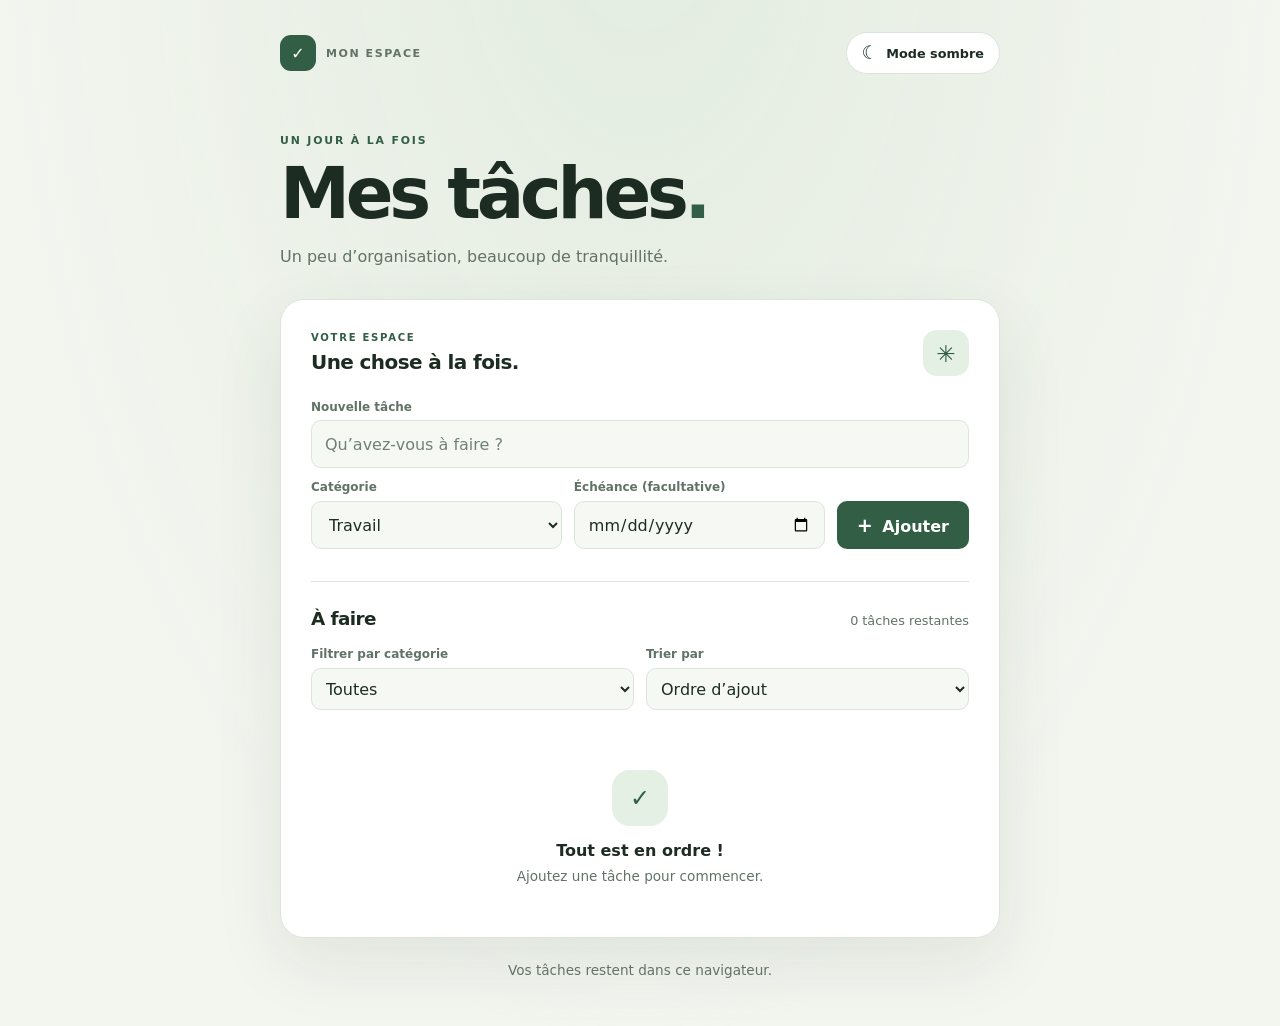
<file: index.html>
<!DOCTYPE html>
<html lang="fr">
<head>
  <meta charset="UTF-8">
  <meta name="viewport" content="width=device-width, initial-scale=1">
  <meta name="theme-color" content="#f6f7f3">
  <title>Mes tâches</title>
  <link rel="stylesheet" href="style.css">
  <script src="script.js" defer></script>
</head>
<body>
  <main class="app">
    <header class="heading">
      <div class="topbar">
        <p class="eyebrow"><span class="brand-mark" aria-hidden="true">✓</span> MON ESPACE</p>
        <button id="theme-toggle" class="theme-toggle" type="button" aria-pressed="false">
          <span id="theme-icon" aria-hidden="true">☾</span> Mode sombre
        </button>
      </div>
      <p class="heading-kicker">UN JOUR À LA FOIS</p>
      <h1>Mes tâches<span>.</span></h1>
      <p class="intro">Un peu d’organisation, beaucoup de tranquillité.</p>
    </header>

    <section class="task-card" aria-labelledby="list-title">
      <div class="card-intro">
        <div>
          <p class="section-kicker">VOTRE ESPACE</p>
          <h2>Une chose à la fois.</h2>
        </div>
        <span class="card-decoration" aria-hidden="true">✳</span>
      </div>
      <form id="task-form" class="task-form">
        <label class="field-label" for="task-input">Nouvelle tâche</label>
        <input id="task-input" type="text" placeholder="Qu’avez-vous à faire ?" maxlength="200" required autocomplete="off">
        <div class="category-field">
          <label for="task-category">Catégorie</label>
          <select id="task-category">
            <option value="travail">Travail</option>
            <option value="perso">Perso</option>
            <option value="urgent">Urgent</option>
          </select>
        </div>
        <div class="date-field">
          <label for="task-due-date">Échéance (facultative)</label>
          <input id="task-due-date" type="date" min="0001-01-01" max="9999-12-31">
        </div>
        <button class="add-button" type="submit"><span aria-hidden="true">+</span> Ajouter</button>
      </form>

      <p id="storage-warning" class="warning" role="alert" hidden></p>
      <p id="theme-warning" class="warning" role="alert" hidden></p>

      <div class="list-heading">
        <h2 id="list-title">À faire</h2>
        <p id="task-count" aria-live="polite"></p>
      </div>
      <div class="filter">
        <div class="filter-field">
          <label for="category-filter">Filtrer par catégorie</label>
          <select id="category-filter">
            <option value="toutes">Toutes</option>
            <option value="travail">Travail</option>
            <option value="perso">Perso</option>
            <option value="urgent">Urgent</option>
            <option value="sans-categorie">Sans catégorie</option>
          </select>
        </div>
        <div class="filter-field">
          <label for="task-sort">Trier par</label>
          <select id="task-sort">
            <option value="ajout">Ordre d’ajout</option>
            <option value="date">Échéance la plus proche</option>
          </select>
        </div>
      </div>
      <ul id="task-list" class="task-list"></ul>
      <div id="empty-state" class="empty-state">
        <div class="empty-icon" aria-hidden="true">✓</div>
        <p id="empty-title">Tout est en ordre !</p>
        <span id="empty-description">Ajoutez une tâche pour commencer.</span>
      </div>
    </section>
    <p class="footer">Vos tâches restent dans ce navigateur.</p>
  </main>
</body>
</html>
</file>
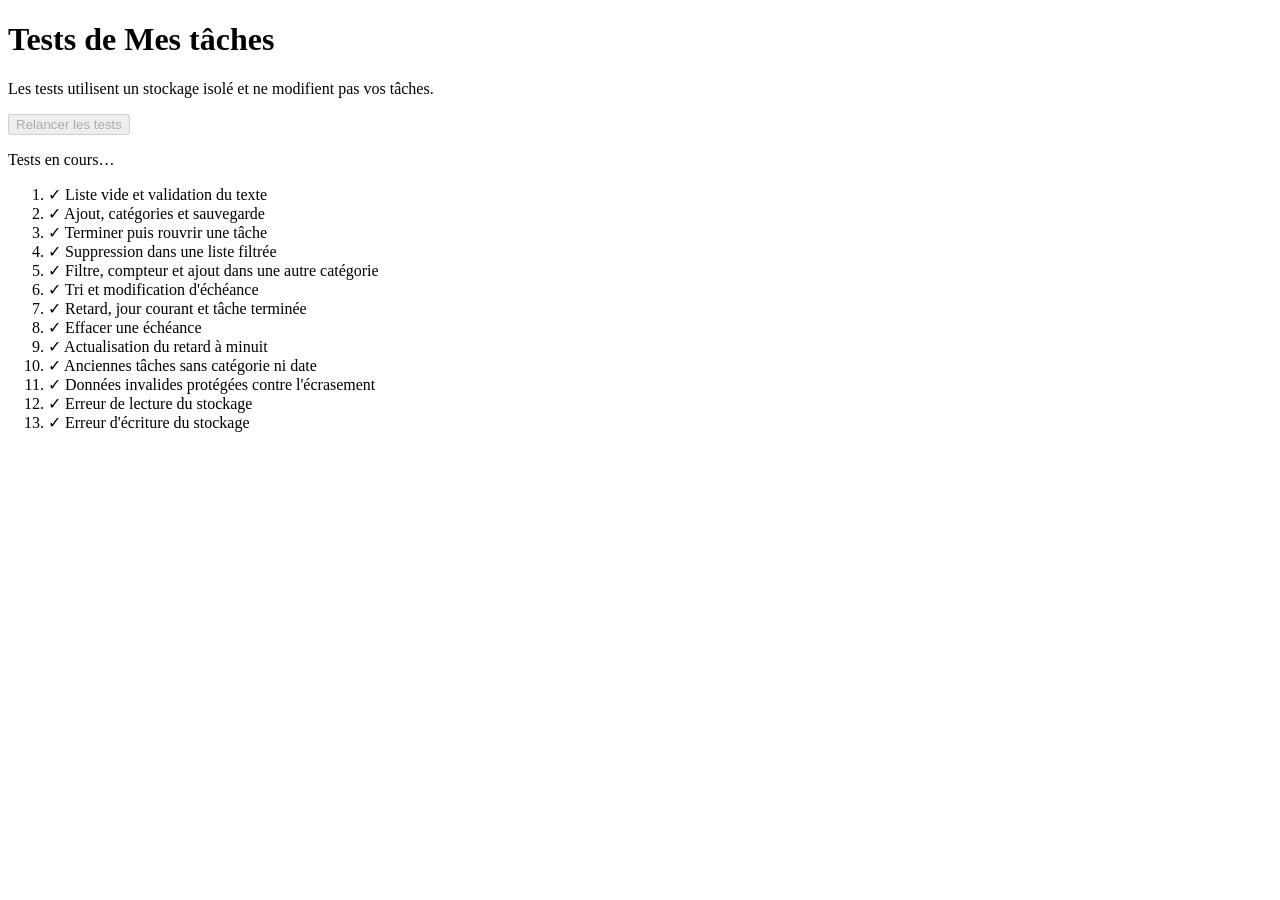
<file: tests.html>
<!DOCTYPE html>
<html lang="fr">
<head>
  <meta charset="UTF-8">
  <meta name="viewport" content="width=device-width, initial-scale=1">
  <title>Tests de Mes tâches</title>
  <script src="tests.js" defer></script>
</head>
<body>
  <main>
    <h1>Tests de Mes tâches</h1>
    <p>Les tests utilisent un stockage isolé et ne modifient pas vos tâches.</p>
    <button id="run-tests" type="button" disabled>Relancer les tests</button>
    <p id="summary" role="status">Tests en cours…</p>
    <ol id="results"></ol>
  </main>
</body>
</html>
</file>
<file: style.css>
:root {
  font-family: system-ui, -apple-system, BlinkMacSystemFont, "Segoe UI", sans-serif;
  font-synthesis: none;
  color-scheme: light;
  --page: #f3f5ef;
  --glow: #e2ecdf;
  --surface: #ffffff;
  --surface-soft: #f6f8f4;
  --text: #1d2c23;
  --muted: #617267;
  --subtle: #718076;
  --border: #dce5dc;
  --accent: #315e44;
  --accent-hover: #234a34;
  --accent-soft: #e5f0e5;
  --focus: #548968;
  --danger: #a42e27;
  --danger-soft: #fcece9;
  --warning-bg: #fff3d8;
  --warning-text: #704b13;
  --work-bg: #e8effb;
  --work-text: #315d9c;
  --personal-bg: #f0e8fa;
  --personal-text: #704b94;
  --urgent-bg: #fce9e5;
  --urgent-text: #a1392d;
  --shadow: 0 24px 70px rgba(37, 67, 45, 0.09);
  color: var(--text);
  background: var(--page);
}

:root[data-theme="dark"] {
  color-scheme: dark;
  --page: #101914;
  --glow: #1d3426;
  --surface: #1c2921;
  --surface-soft: #24352a;
  --text: #edf5ed;
  --muted: #b6c8b9;
  --subtle: #a5b8a8;
  --border: #3a5040;
  --accent: #a4d5ad;
  --accent-hover: #c1e7c6;
  --accent-soft: #304c38;
  --focus: #a4d5ad;
  --danger: #ffaaa0;
  --danger-soft: #542f2c;
  --warning-bg: #4a391e;
  --warning-text: #ffe0a2;
  --work-bg: #273f5b;
  --work-text: #c5dcff;
  --personal-bg: #49365b;
  --personal-text: #ecd4ff;
  --urgent-bg: #57342f;
  --urgent-text: #ffc2b8;
  --shadow: 0 24px 70px rgba(0, 0, 0, 0.25);
}

* { box-sizing: border-box; }
[hidden] { display: none !important; }

body {
  margin: 0;
  min-height: 100vh;
  background: radial-gradient(ellipse at 50% -150px, var(--glow), transparent 650px), var(--page);
}

button, input, select { font: inherit; }
button { cursor: pointer; }
input:focus-visible, select:focus-visible, button:focus-visible {
  outline: 3px solid var(--focus);
  outline-offset: 3px;
}

.app {
  width: min(100% - 40px, 720px);
  margin: 0 auto;
  padding: 32px 0 48px;
}
.topbar {
  align-items: center;
  display: flex;
  justify-content: space-between;
  gap: 16px;
  margin-bottom: 60px;
}
.eyebrow {
  align-items: center;
  color: var(--muted);
  display: flex;
  font-size: 0.69rem;
  font-weight: 750;
  gap: 10px;
  letter-spacing: 0.14em;
  margin: 0;
}
.brand-mark {
  align-items: center;
  background: var(--accent);
  border-radius: 11px;
  color: var(--surface);
  display: inline-flex;
  font-size: 1rem;
  height: 36px;
  justify-content: center;
  letter-spacing: 0;
  width: 36px;
}
:root[data-theme="dark"] .brand-mark { color: #102116; }
.theme-toggle {
  align-items: center;
  background: var(--surface);
  border: 1px solid var(--border);
  border-radius: 999px;
  color: var(--text);
  display: inline-flex;
  font-size: 0.8rem;
  font-weight: 650;
  gap: 8px;
  min-height: 42px;
  padding: 0 15px;
}
.theme-toggle:hover { background: var(--surface-soft); }
.theme-toggle span { font-size: 1.15rem; line-height: 1; }
.heading-kicker, .section-kicker {
  color: var(--accent);
  font-size: 0.68rem;
  font-weight: 750;
  letter-spacing: 0.17em;
  margin: 0 0 12px;
}
h1 {
  font-size: clamp(2.8rem, 8vw, 4.4rem);
  letter-spacing: -0.06em;
  line-height: 1;
  margin: 0;
}
h1 span { color: var(--accent); }
.intro { color: var(--muted); line-height: 1.5; margin: 16px 0 30px; }

.task-card {
  background: var(--surface);
  border: 1px solid var(--border);
  border-radius: 24px;
  box-shadow: var(--shadow);
  padding: 30px;
}
.card-intro { align-items: center; display: flex; justify-content: space-between; margin-bottom: 24px; }
.section-kicker { font-size: 0.63rem; margin-bottom: 7px; }
.card-intro h2 { font-size: 1.25rem; letter-spacing: -0.03em; margin: 0; }
.card-decoration {
  align-items: center;
  background: var(--accent-soft);
  border-radius: 14px;
  color: var(--accent);
  display: flex;
  font-size: 1.45rem;
  height: 46px;
  justify-content: center;
  width: 46px;
}
.task-form { display: grid; grid-template-columns: minmax(0, 1fr) minmax(0, 1fr) auto; gap: 12px; }
.field-label { grid-column: 1 / -1; margin-bottom: -6px; }
.task-form #task-input { grid-column: 1 / -1; }
.task-form label, .filter label {
  color: var(--muted);
  display: block;
  font-size: 0.75rem;
  font-weight: 650;
}
.category-field, .date-field, .filter-field { min-width: 0; }
.category-field label, .date-field label, .filter-field label { margin-bottom: 7px; }
.task-form input, .task-form select, .filter select, .task-due-date {
  background: var(--surface-soft);
  border: 1px solid var(--border);
  border-radius: 10px;
  color: var(--text);
  min-width: 0;
}
.task-form input, .task-form select {
  min-height: 48px;
  padding: 11px 13px;
  width: 100%;
}
.task-form input::placeholder { color: var(--subtle); }
.add-button {
  align-self: end;
  background: var(--accent);
  border: 0;
  border-radius: 10px;
  color: #ffffff;
  font-weight: 700;
  min-height: 48px;
  padding: 0 20px;
}
:root[data-theme="dark"] .add-button { color: #102116; }
.add-button:hover { background: var(--accent-hover); }
.add-button span { font-size: 1.2rem; margin-right: 4px; }
.warning {
  background: var(--warning-bg);
  border-radius: 10px;
  color: var(--warning-text);
  font-size: 0.9rem;
  line-height: 1.5;
  padding: 12px;
}
.list-heading {
  align-items: baseline;
  border-top: 1px solid var(--border);
  display: flex;
  justify-content: space-between;
  gap: 12px;
  margin: 32px 0 18px;
  padding-top: 26px;
}
.list-heading h2 { font-size: 1.15rem; letter-spacing: -0.03em; margin: 0; }
.list-heading p { color: var(--muted); font-size: 0.8rem; margin: 0; }
.filter { display: grid; grid-template-columns: 1fr 1fr; gap: 12px; margin-bottom: 22px; }
.filter select { min-height: 42px; padding: 8px 10px; width: 100%; }
.task-list { list-style: none; margin: 0; padding: 0; }
.task-item {
  align-items: center;
  border-top: 1px solid var(--border);
  display: grid;
  grid-template-columns: auto minmax(0, 1fr) auto auto;
  gap: 10px 12px;
  padding: 16px 0;
}
.task-checkbox {
  accent-color: var(--accent);
  cursor: pointer;
  height: 20px;
  margin: 0;
  width: 20px;
}
.task-text { font-weight: 600; overflow-wrap: anywhere; }
.task-item.completed .task-text { color: var(--subtle); text-decoration: line-through; }
.task-item.overdue .task-text { color: var(--danger); }
.task-date {
  align-items: center;
  color: var(--muted);
  display: flex;
  flex-wrap: wrap;
  font-size: 0.8rem;
  gap: 8px;
  grid-column: 2 / -1;
}
.task-due-date { max-width: 100%; min-height: 36px; padding: 5px 8px; }
.overdue-label { color: var(--danger); font-weight: 700; }
.category {
  border-radius: 999px;
  font-size: 0.7rem;
  font-weight: 700;
  padding: 6px 9px;
}
.category-travail { background: var(--work-bg); color: var(--work-text); }
.category-perso { background: var(--personal-bg); color: var(--personal-text); }
.category-urgent { background: var(--urgent-bg); color: var(--urgent-text); }
.category-sans-categorie { background: var(--surface-soft); color: var(--muted); }
.delete-button {
  background: transparent;
  border: 0;
  border-radius: 9px;
  color: var(--muted);
  font-size: 1.4rem;
  height: 40px;
  line-height: 1;
  width: 40px;
}
.delete-button:hover { background: var(--danger-soft); color: var(--danger); }
.empty-state { padding: 38px 0 22px; text-align: center; }
.empty-icon {
  align-items: center;
  background: var(--accent-soft);
  border-radius: 18px;
  color: var(--accent);
  display: flex;
  font-size: 1.5rem;
  height: 56px;
  justify-content: center;
  margin: 0 auto 15px;
  width: 56px;
}
.empty-state p { font-weight: 700; margin: 0 0 6px; }
.empty-state span, .footer { color: var(--muted); font-size: 0.85rem; }
.footer { text-align: center; margin: 24px 0 0; }

@media (max-width: 520px) {
  .app { width: min(100% - 28px, 720px); padding-top: 20px; }
  .topbar { margin-bottom: 46px; }
  .task-card { border-radius: 20px; padding: 20px; }
  .task-form { grid-template-columns: 1fr 1fr; }
  .add-button { grid-column: 1 / -1; }
  .task-item { grid-template-columns: auto minmax(0, 1fr) auto; }
  .task-item .category { grid-column: 2; grid-row: 2; justify-self: start; }
  .task-item .delete-button { grid-column: 3; grid-row: 1; }
  .task-date { grid-column: 2 / -1; grid-row: 3; }
}

@media (max-width: 340px) {
  .task-form, .filter { grid-template-columns: 1fr; }
  .task-form #task-input, .field-label, .add-button { grid-column: 1; }
}
</file>
